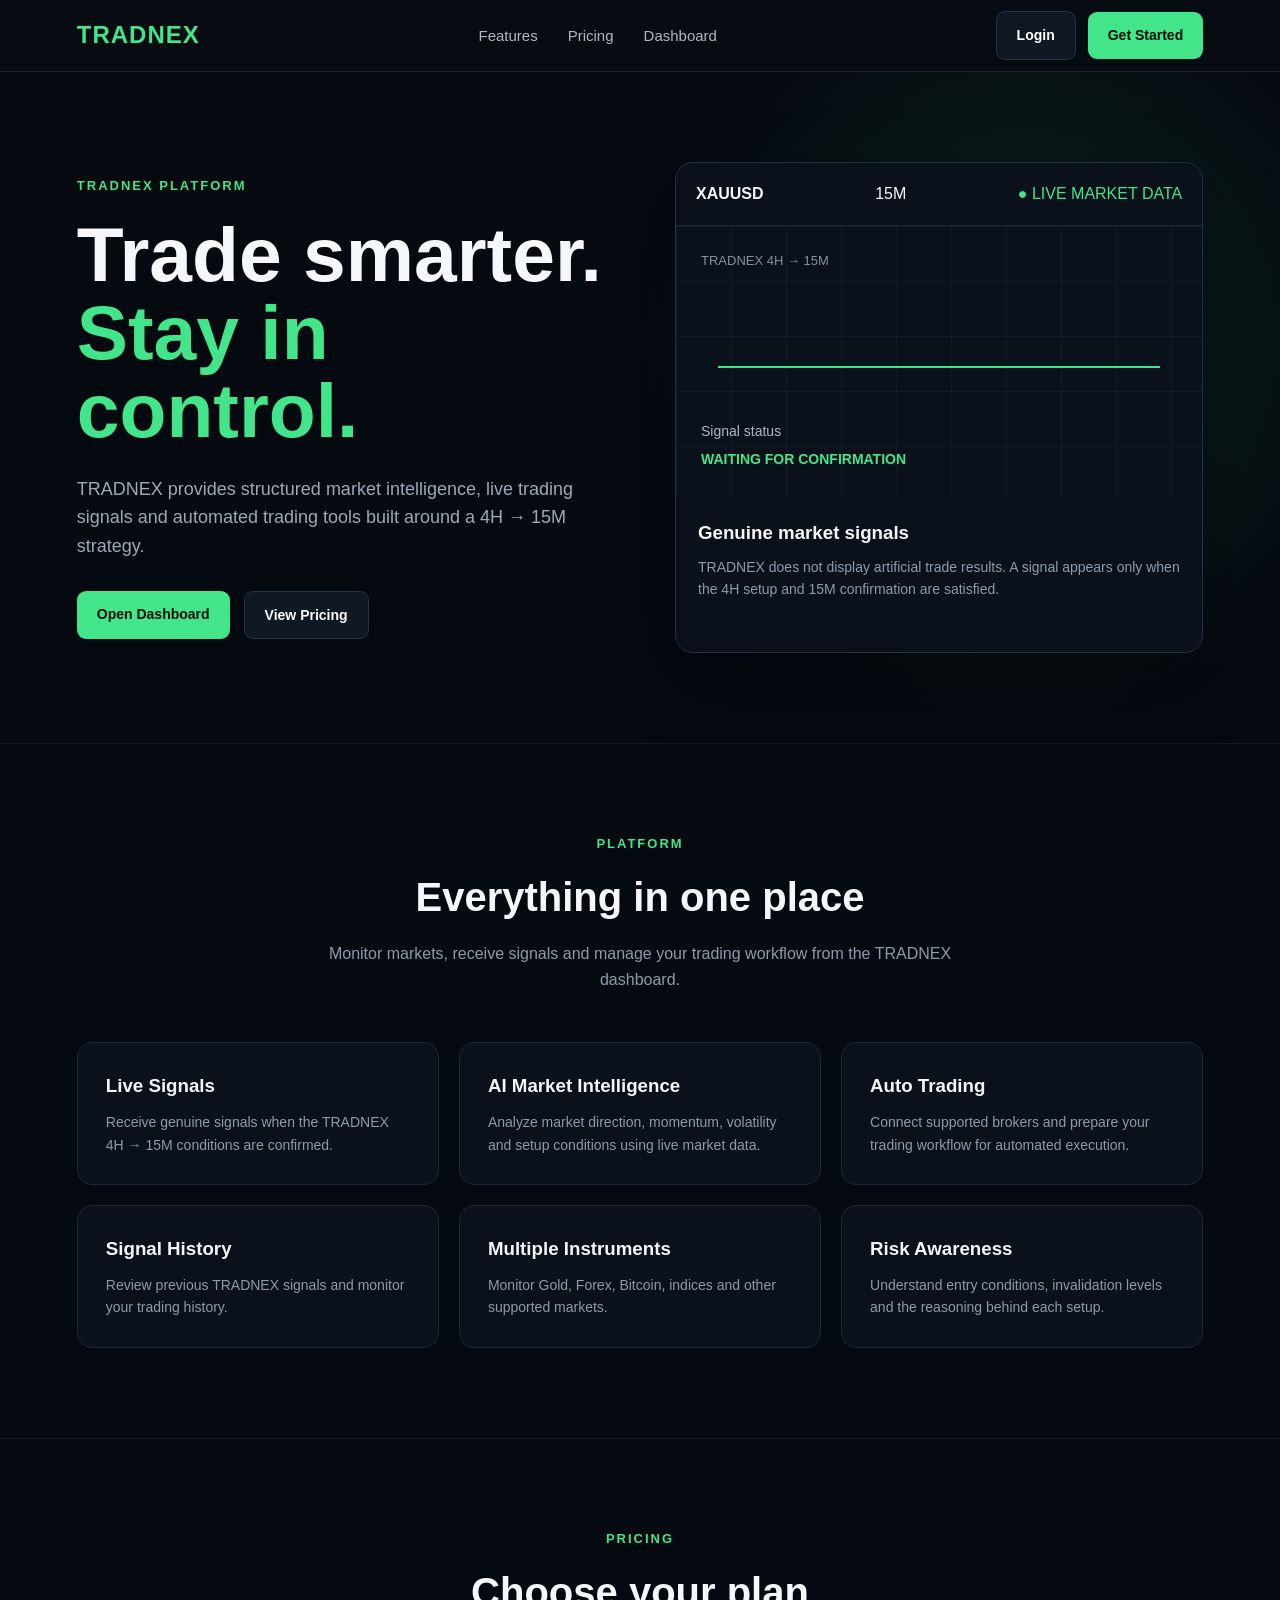
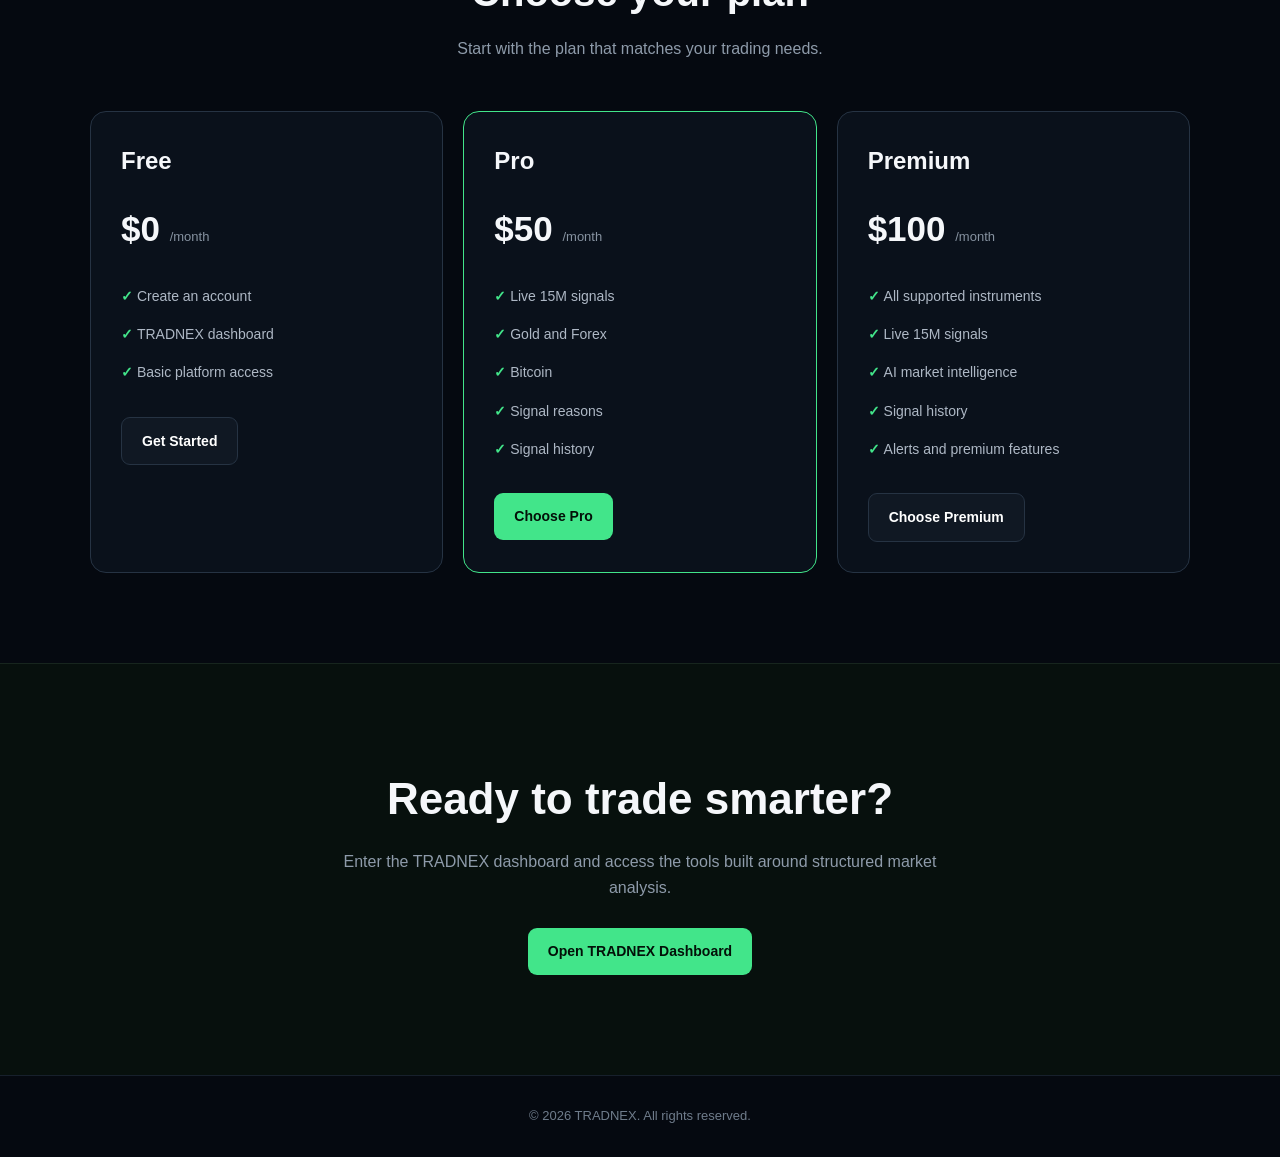
<file: index.html>
<!DOCTYPE html>
<html lang="en">
<head>
  <meta charset="UTF-8">
  <meta name="viewport" content="width=device-width, initial-scale=1.0">

  <title>TRADNEX | Trade Smarter</title>

  <style>
    * {
      box-sizing: border-box;
      margin: 0;
      padding: 0;
    }

    body {
      font-family: Arial, Helvetica, sans-serif;
      background: #050910;
      color: #f5f7fa;
      line-height: 1.6;
    }

    a {
      text-decoration: none;
      color: inherit;
    }

    .nav {
      height: 72px;
      display: flex;
      align-items: center;
      justify-content: space-between;
      padding: 0 6%;
      border-bottom: 1px solid #17202c;
      background: #070b12;
      position: sticky;
      top: 0;
      z-index: 100;
    }

    .brand {
      font-size: 24px;
      font-weight: 800;
      letter-spacing: 1px;
      color: #42e58a;
    }

    .nav-links {
      display: flex;
      gap: 30px;
      align-items: center;
    }

    .nav-links a {
      color: #aeb8c5;
      font-size: 15px;
    }

    .nav-links a:hover {
      color: #42e58a;
    }

    .nav-buttons {
      display: flex;
      gap: 12px;
      align-items: center;
    }

    .btn {
      display: inline-block;
      padding: 12px 20px;
      border-radius: 9px;
      font-weight: 700;
      font-size: 14px;
      cursor: pointer;
    }

    .btn-dark {
      background: #101823;
      border: 1px solid #263343;
      color: white;
    }

    .btn-green {
      background: #42e58a;
      color: #031008;
    }

    .hero {
      min-height: 620px;
      padding: 90px 6%;
      display: grid;
      grid-template-columns: 1fr 1fr;
      gap: 70px;
      align-items: center;
      background:
        radial-gradient(circle at 80% 40%, rgba(66,229,138,.12), transparent 35%),
        #050910;
    }

    .eyebrow {
      color: #42e58a;
      font-size: 13px;
      font-weight: 800;
      letter-spacing: 2px;
      margin-bottom: 18px;
    }

    .hero h1 {
      font-size: clamp(46px, 6vw, 78px);
      line-height: 1.02;
      margin-bottom: 25px;
    }

    .hero h1 span {
      color: #42e58a;
    }

    .hero p {
      color: #9da9b7;
      font-size: 18px;
      max-width: 570px;
      margin-bottom: 30px;
    }

    .hero-buttons {
      display: flex;
      gap: 14px;
      flex-wrap: wrap;
    }

    .market-card {
      background: #0a111b;
      border: 1px solid #243141;
      border-radius: 18px;
      overflow: hidden;
      box-shadow: 0 25px 70px rgba(0,0,0,.35);
    }

    .card-top {
      display: flex;
      justify-content: space-between;
      padding: 18px 20px;
      border-bottom: 1px solid #1d2937;
    }

    .green {
      color: #42e58a;
    }

    .chart {
      height: 270px;
      position: relative;
      padding: 35px;
      background:
        linear-gradient(#121b27 1px, transparent 1px),
        linear-gradient(90deg, #121b27 1px, transparent 1px);
      background-size: 55px 55px;
    }

    .chart-line {
      position: absolute;
      left: 8%;
      right: 8%;
      top: 52%;
      height: 2px;
      background: #42e58a;
    }

    .chart-text {
      position: absolute;
      top: 25px;
      left: 25px;
      color: #8491a0;
      font-size: 13px;
    }

    .status {
      position: absolute;
      bottom: 25px;
      left: 25px;
      right: 25px;
      color: #aeb8c5;
      font-size: 14px;
    }

    .status strong {
      color: #42e58a;
      display: block;
      margin-top: 6px;
    }

    .card-bottom {
      padding: 22px;
    }

    .card-bottom h3 {
      margin-bottom: 8px;
    }

    .card-bottom p {
      color: #8e9baa;
      font-size: 14px;
    }

    .section {
      padding: 90px 6%;
      border-top: 1px solid #111a25;
    }

    .section-title {
      text-align: center;
      max-width: 700px;
      margin: 0 auto 50px;
    }

    .section-title .eyebrow {
      margin-bottom: 10px;
    }

    .section-title h2 {
      font-size: 40px;
      margin-bottom: 12px;
    }

    .section-title p {
      color: #8e9baa;
    }

    .features {
      display: grid;
      grid-template-columns: repeat(3, 1fr);
      gap: 20px;
      max-width: 1200px;
      margin: auto;
    }

    .feature {
      padding: 28px;
      background: #0a111b;
      border: 1px solid #1d2937;
      border-radius: 15px;
    }

    .feature h3 {
      margin-bottom: 10px;
    }

    .feature p {
      color: #8e9baa;
      font-size: 14px;
    }

    .pricing {
      display: grid;
      grid-template-columns: repeat(3, 1fr);
      gap: 20px;
      max-width: 1100px;
      margin: auto;
    }

    .price-card {
      background: #0a111b;
      border: 1px solid #263343;
      border-radius: 16px;
      padding: 30px;
    }

    .price-card.featured {
      border-color: #42e58a;
    }

    .price-card h3 {
      font-size: 24px;
      margin-bottom: 8px;
    }

    .price {
      font-size: 35px;
      font-weight: 800;
      margin: 20px 0;
    }

    .price small {
      font-size: 13px;
      color: #8793a1;
      font-weight: normal;
    }

    .price-card ul {
      list-style: none;
      margin: 20px 0 25px;
    }

    .price-card li {
      padding: 8px 0;
      color: #aeb8c5;
      font-size: 14px;
    }

    .price-card li::before {
      content: "✓ ";
      color: #42e58a;
      font-weight: bold;
    }

    .cta {
      text-align: center;
      padding: 100px 6%;
      background: #07100d;
      border-top: 1px solid #17251e;
    }

    .cta h2 {
      font-size: 44px;
      margin-bottom: 15px;
    }

    .cta p {
      color: #8e9baa;
      max-width: 600px;
      margin: 0 auto 28px;
    }

    footer {
      padding: 30px 6%;
      border-top: 1px solid #17202c;
      color: #6f7c8b;
      text-align: center;
      font-size: 13px;
    }

    @media (max-width: 850px) {
      .nav-links {
        display: none;
      }

      .hero {
        grid-template-columns: 1fr;
        padding-top: 60px;
      }

      .features,
      .pricing {
        grid-template-columns: 1fr;
      }

      .hero h1 {
        font-size: 50px;
      }
    }

    @media (max-width: 500px) {
      .nav {
        padding: 0 20px;
      }

      .nav-buttons .btn-dark {
        display: none;
      }

      .hero,
      .section {
        padding-left: 20px;
        padding-right: 20px;
      }

      .hero h1 {
        font-size: 42px;
      }

      .cta h2 {
        font-size: 34px;
      }
    }
  </style>
</head>

<body>

  <!-- NAVIGATION -->
  <header class="nav">

    <a href="index.html" class="brand">
      TRADNEX
    </a>

    <nav class="nav-links">
      <a href="#features">Features</a>
      <a href="#pricing">Pricing</a>
      <a href="dashboard.html">Dashboard</a>
    </nav>

    <div class="nav-buttons">
      <a href="dashboard.html" class="btn btn-dark">
        Login
      </a>

      <a href="dashboard.html" class="btn btn-green">
        Get Started
      </a>
    </div>

  </header>


  <!-- HERO -->
  <section class="hero">

    <div>

      <div class="eyebrow">
        TRADNEX PLATFORM
      </div>

      <h1>
        Trade smarter.<br>
        <span>Stay in control.</span>
      </h1>

      <p>
        TRADNEX provides structured market intelligence,
        live trading signals and automated trading tools
        built around a 4H → 15M strategy.
      </p>

      <div class="hero-buttons">

        <a href="dashboard.html" class="btn btn-green">
          Open Dashboard
        </a>

        <a href="#pricing" class="btn btn-dark">
          View Pricing
        </a>

      </div>

    </div>


    <!-- REALISTIC PRODUCT PREVIEW -->
    <div class="market-card">

      <div class="card-top">

        <strong>XAUUSD</strong>

        <span>15M</span>

        <span class="green">
          ● LIVE MARKET DATA
        </span>

      </div>


      <div class="chart">

        <div class="chart-text">
          TRADNEX 4H → 15M
        </div>

        <div class="chart-line"></div>

        <div class="status">
          Signal status

          <strong>
            WAITING FOR CONFIRMATION
          </strong>
        </div>

      </div>


      <div class="card-bottom">

        <h3>
          Genuine market signals
        </h3>

        <p>
          TRADNEX does not display artificial trade
          results. A signal appears only when the
          4H setup and 15M confirmation are satisfied.
        </p>

      </div>

    </div>

  </section>


  <!-- FEATURES -->
  <section id="features" class="section">

    <div class="section-title">

      <div class="eyebrow">
        PLATFORM
      </div>

      <h2>
        Everything in one place
      </h2>

      <p>
        Monitor markets, receive signals and manage
        your trading workflow from the TRADNEX dashboard.
      </p>

    </div>


    <div class="features">

      <article class="feature">

        <h3>
          Live Signals
        </h3>

        <p>
          Receive genuine signals when the TRADNEX
          4H → 15M conditions are confirmed.
        </p>

      </article>


      <article class="feature">

        <h3>
          AI Market Intelligence
        </h3>

        <p>
          Analyze market direction, momentum,
          volatility and setup conditions using
          live market data.
        </p>

      </article>


      <article class="feature">

        <h3>
          Auto Trading
        </h3>

        <p>
          Connect supported brokers and prepare
          your trading workflow for automated execution.
        </p>

      </article>


      <article class="feature">

        <h3>
          Signal History
        </h3>

        <p>
          Review previous TRADNEX signals and
          monitor your trading history.
        </p>

      </article>


      <article class="feature">

        <h3>
          Multiple Instruments
        </h3>

        <p>
          Monitor Gold, Forex, Bitcoin, indices and
          other supported markets.
        </p>

      </article>


      <article class="feature">

        <h3>
          Risk Awareness
        </h3>

        <p>
          Understand entry conditions, invalidation
          levels and the reasoning behind each setup.
        </p>

      </article>

    </div>

  </section>


  <!-- PRICING -->
  <section id="pricing" class="section">

    <div class="section-title">

      <div class="eyebrow">
        PRICING
      </div>

      <h2>
        Choose your plan
      </h2>

      <p>
        Start with the plan that matches your trading needs.
      </p>

    </div>


    <div class="pricing">

      <!-- FREE -->
      <article class="price-card">

        <h3>Free</h3>

        <div class="price">
          $0
          <small>/month</small>
        </div>

        <ul>
          <li>Create an account</li>
          <li>TRADNEX dashboard</li>
          <li>Basic platform access</li>
        </ul>

        <a href="dashboard.html" class="btn btn-dark">
          Get Started
        </a>

      </article>


      <!-- PRO -->
      <article class="price-card featured">

        <h3>Pro</h3>

        <div class="price">
          $50
          <small>/month</small>
        </div>

        <ul>
          <li>Live 15M signals</li>
          <li>Gold and Forex</li>
          <li>Bitcoin</li>
          <li>Signal reasons</li>
          <li>Signal history</li>
        </ul>

        <a href="dashboard.html" class="btn btn-green">
          Choose Pro
        </a>

      </article>


      <!-- PREMIUM -->
      <article class="price-card">

        <h3>Premium</h3>

        <div class="price">
          $100
          <small>/month</small>
        </div>

        <ul>
          <li>All supported instruments</li>
          <li>Live 15M signals</li>
          <li>AI market intelligence</li>
          <li>Signal history</li>
          <li>Alerts and premium features</li>
        </ul>

        <a href="dashboard.html" class="btn btn-dark">
          Choose Premium
        </a>

      </article>

    </div>

  </section>


  <!-- CALL TO ACTION -->
  <section class="cta">

    <h2>
      Ready to trade smarter?
    </h2>

    <p>
      Enter the TRADNEX dashboard and access
      the tools built around structured market analysis.
    </p>

    <a href="dashboard.html" class="btn btn-green">
      Open TRADNEX Dashboard
    </a>

  </section>


  <!-- FOOTER -->
  <footer>

    © 2026 TRADNEX. All rights reserved.

  </footer>

</body>
</html>
</file>
